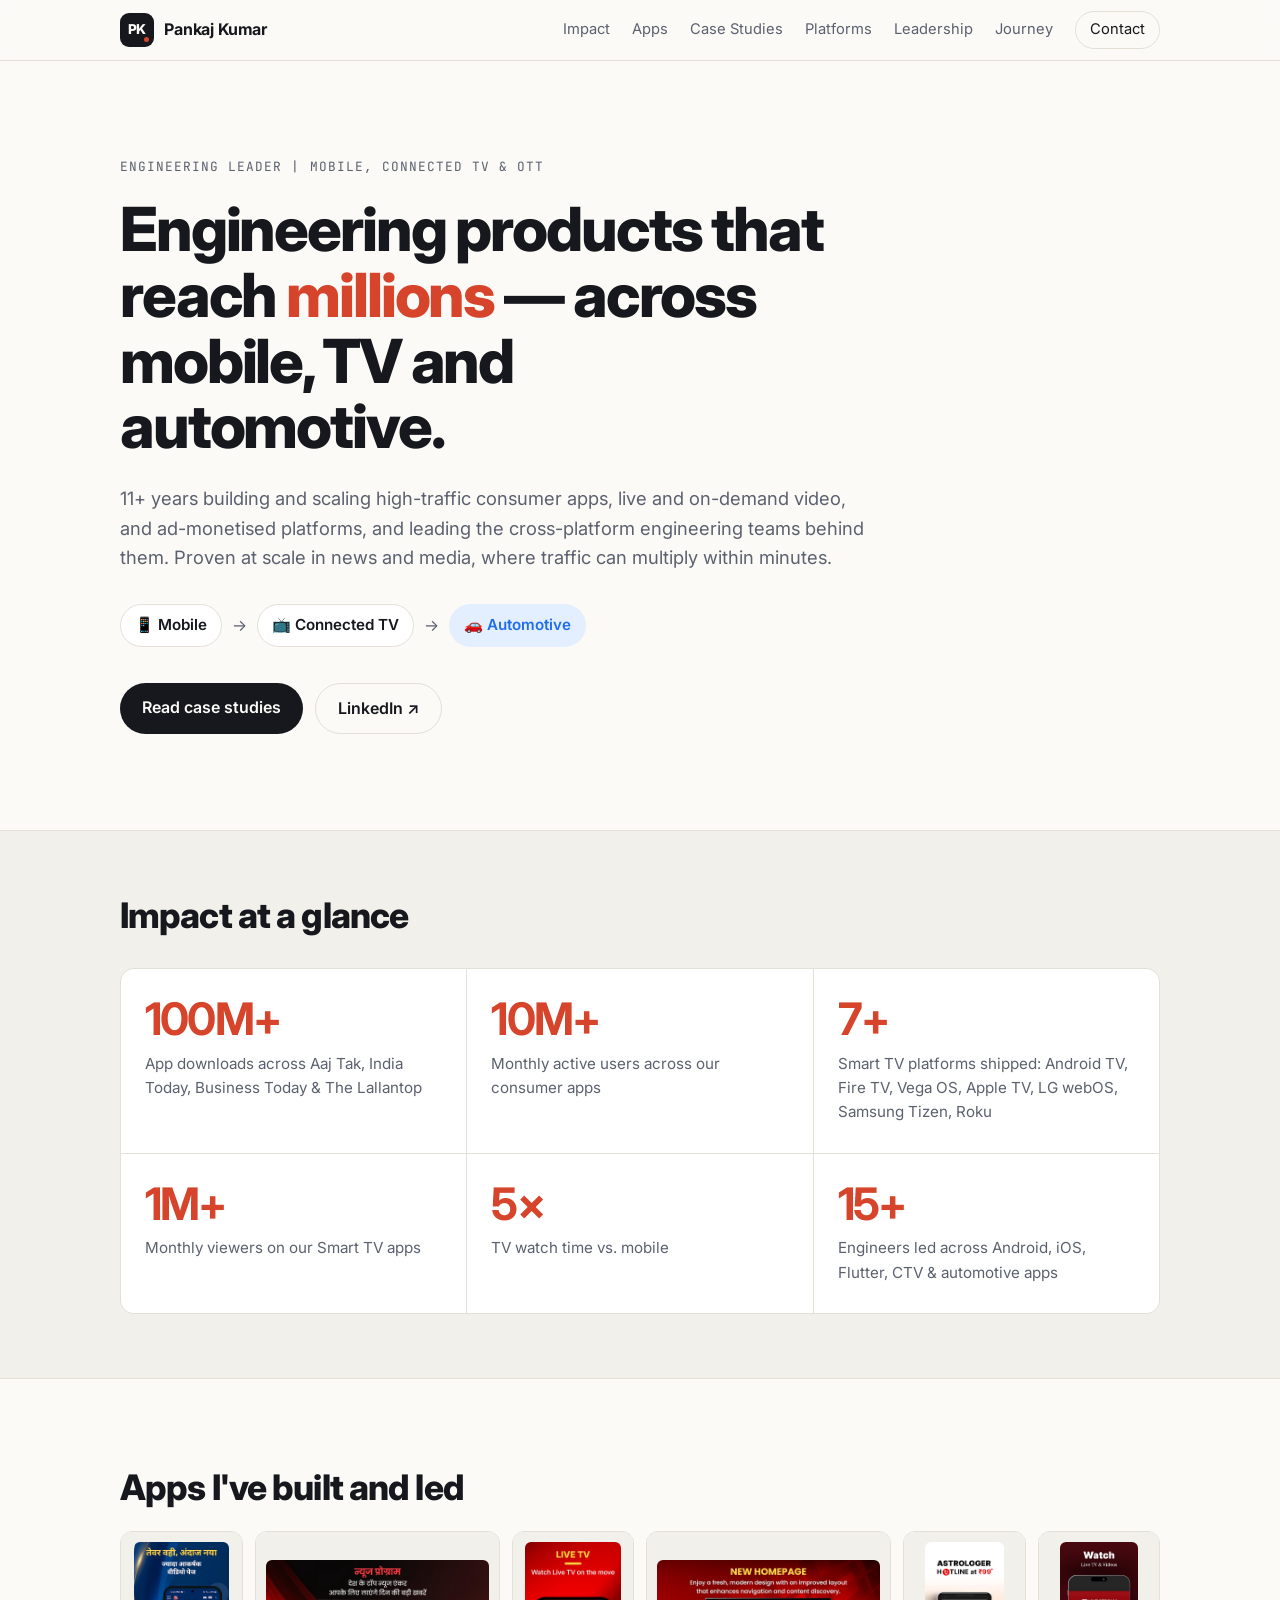
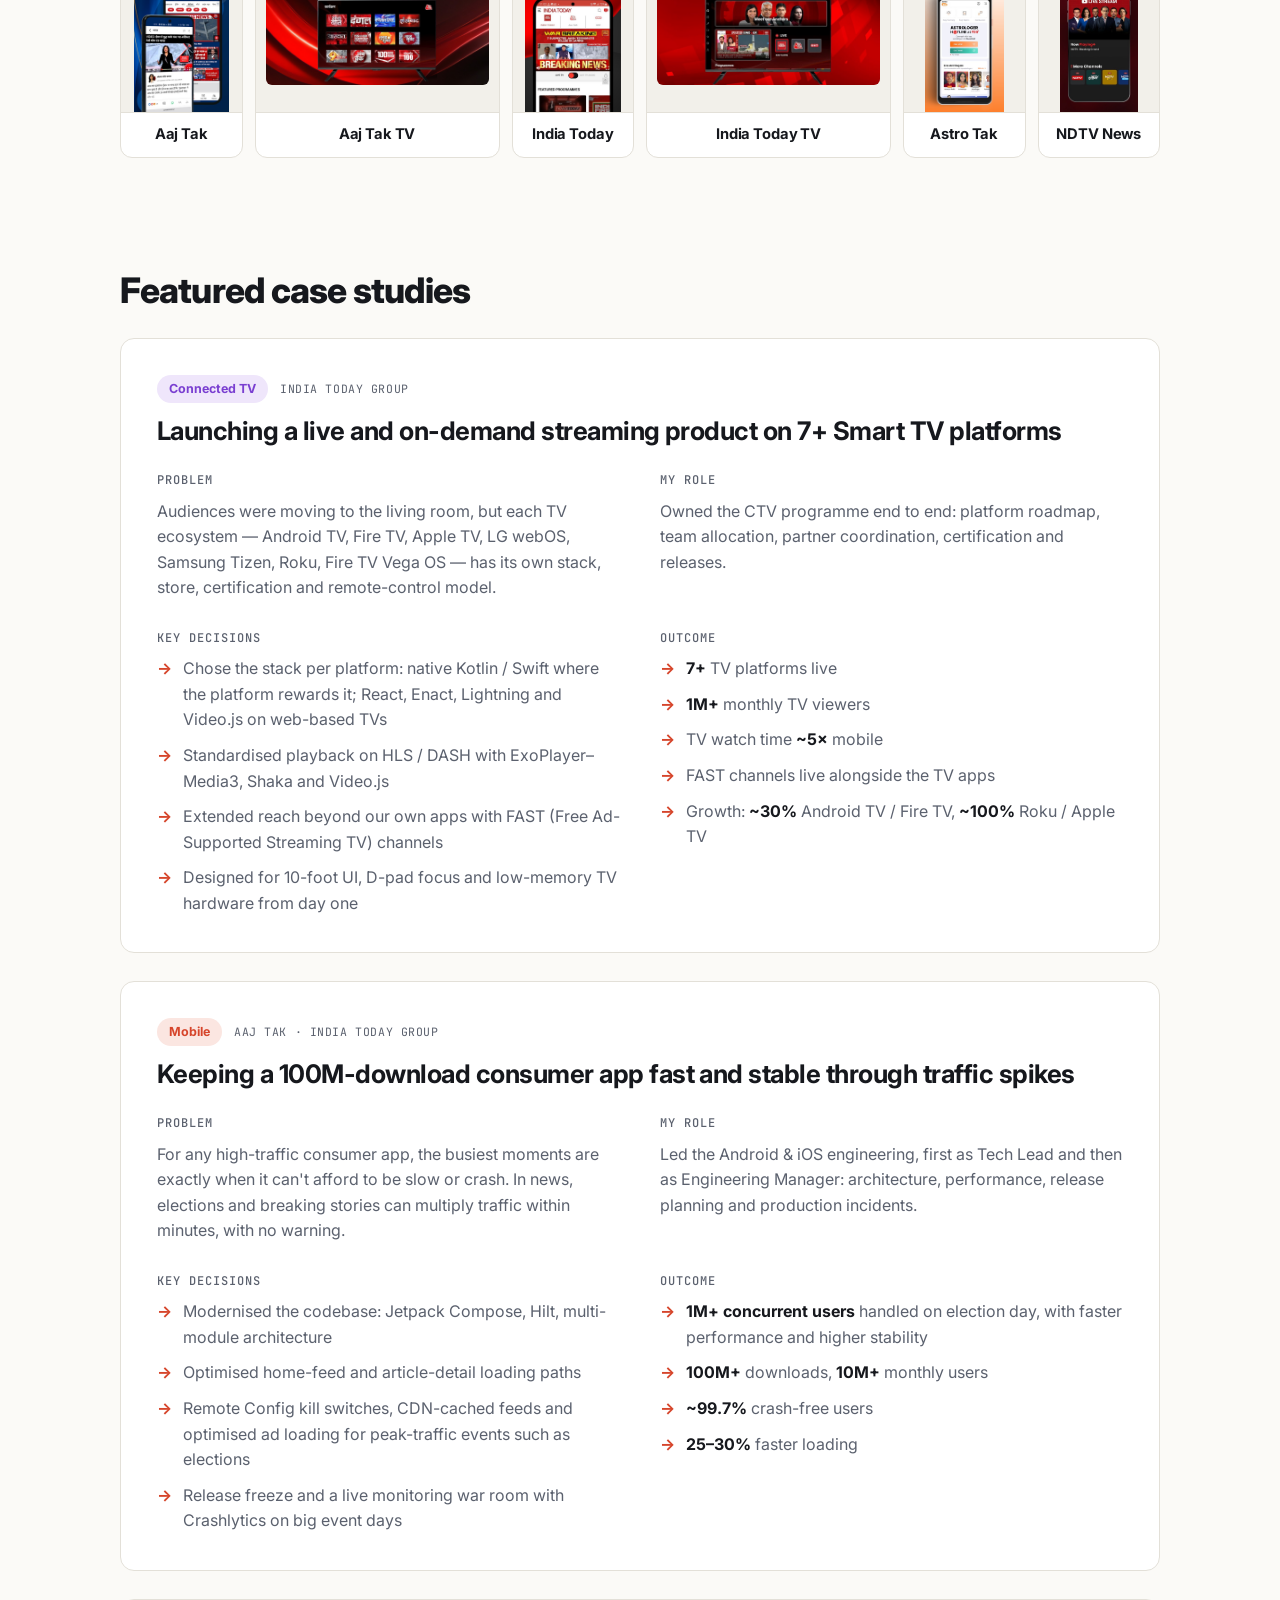
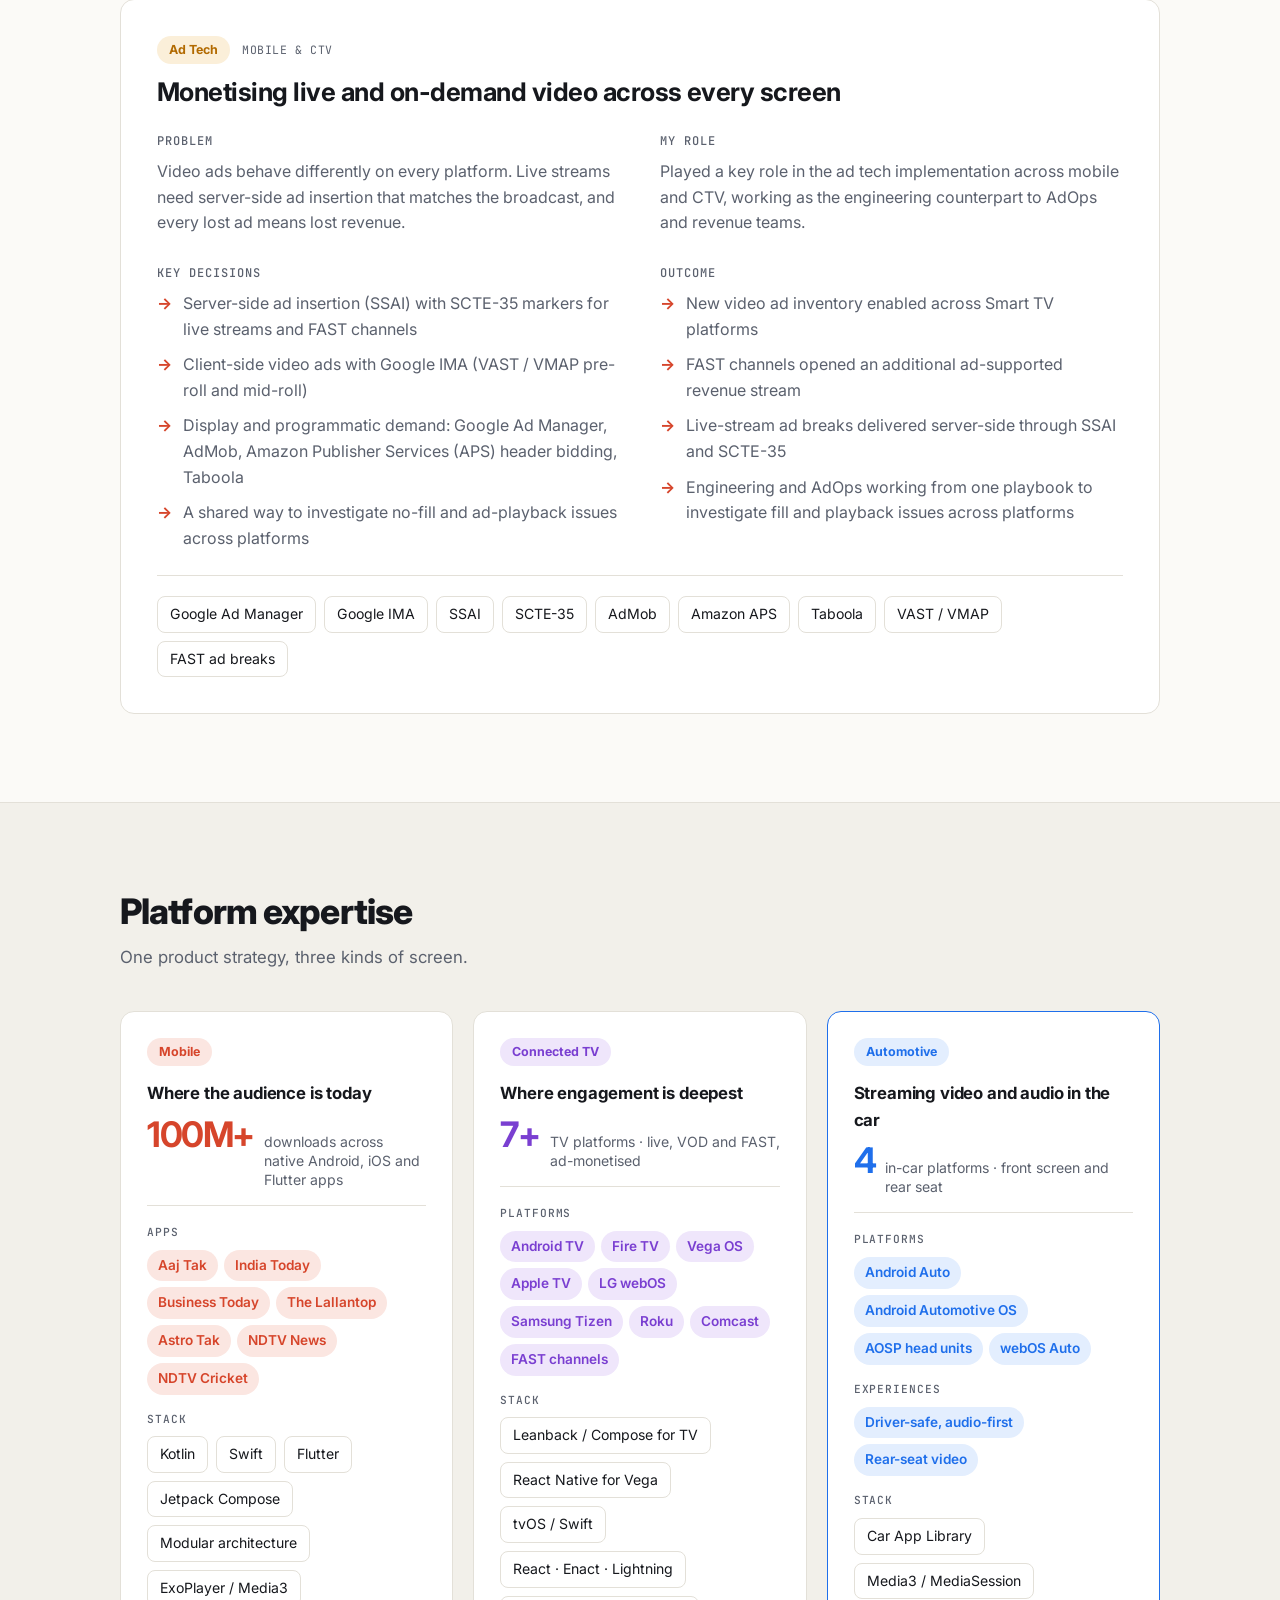
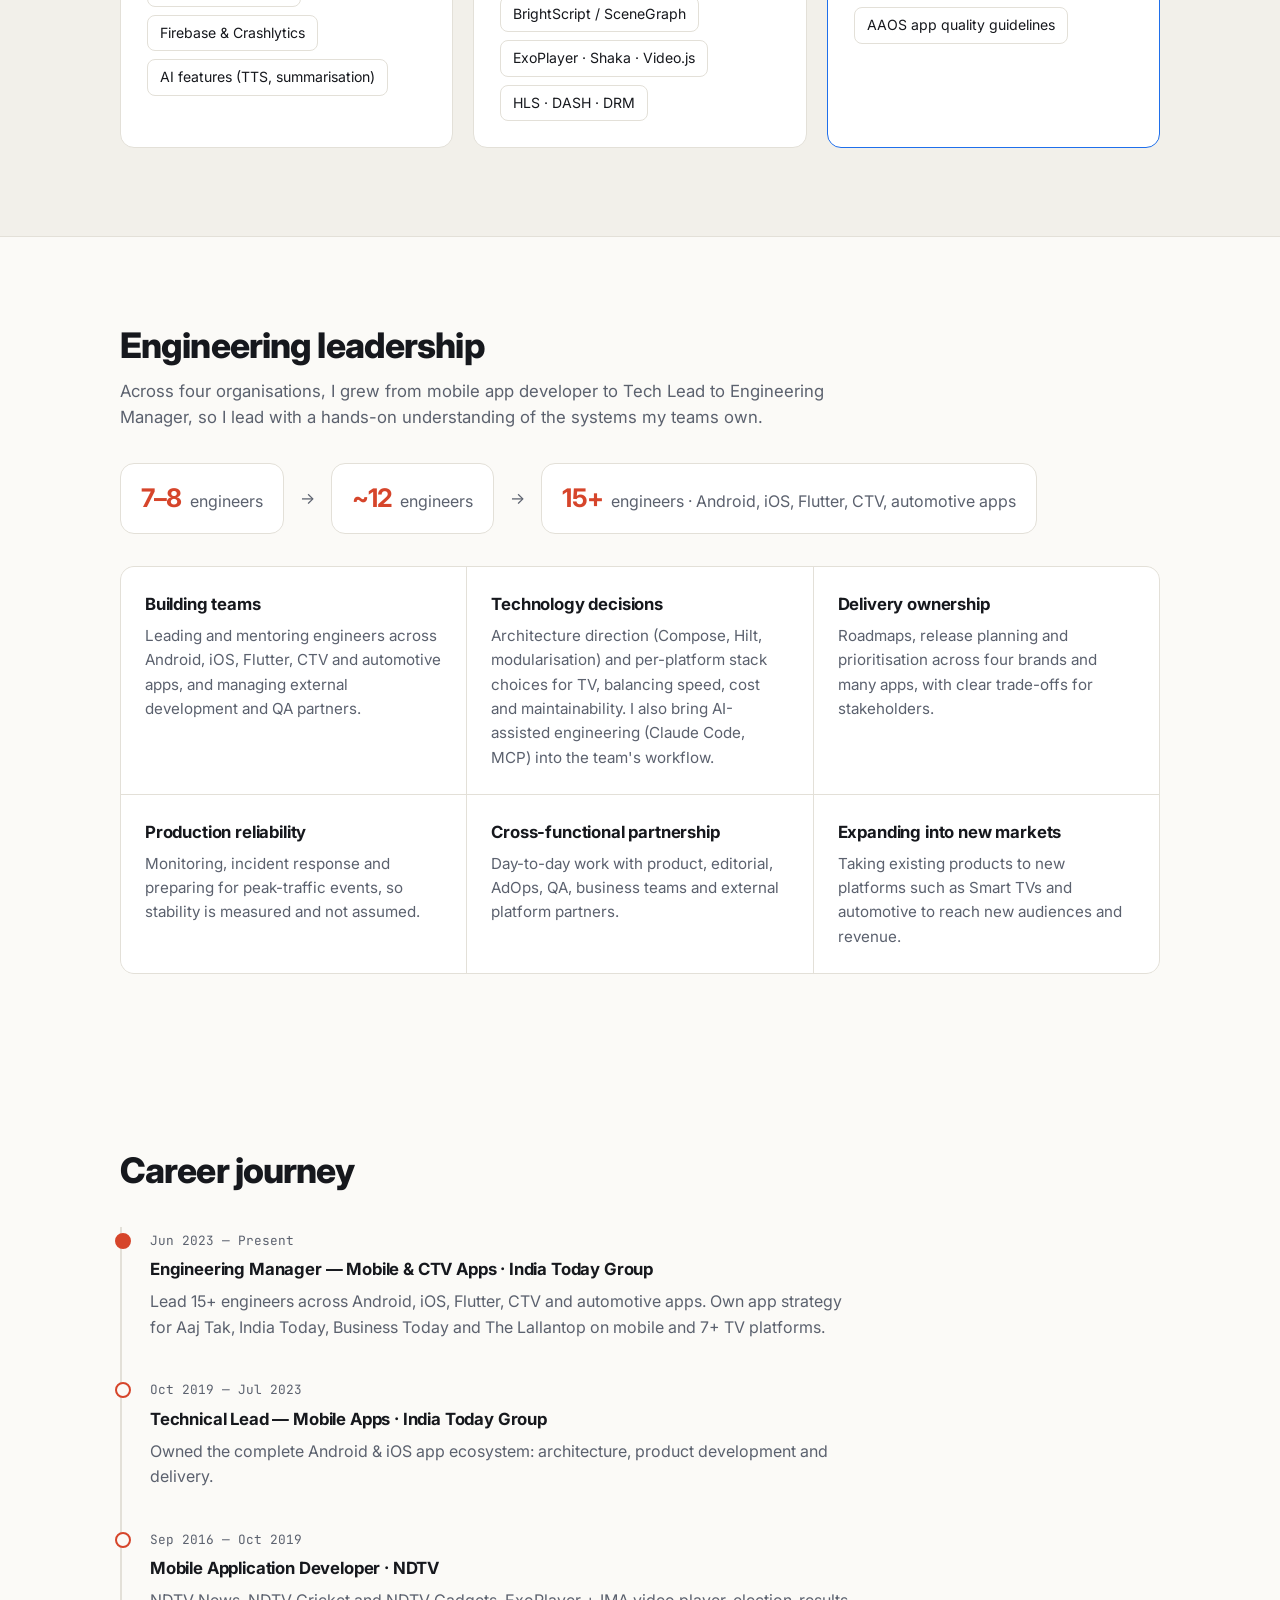
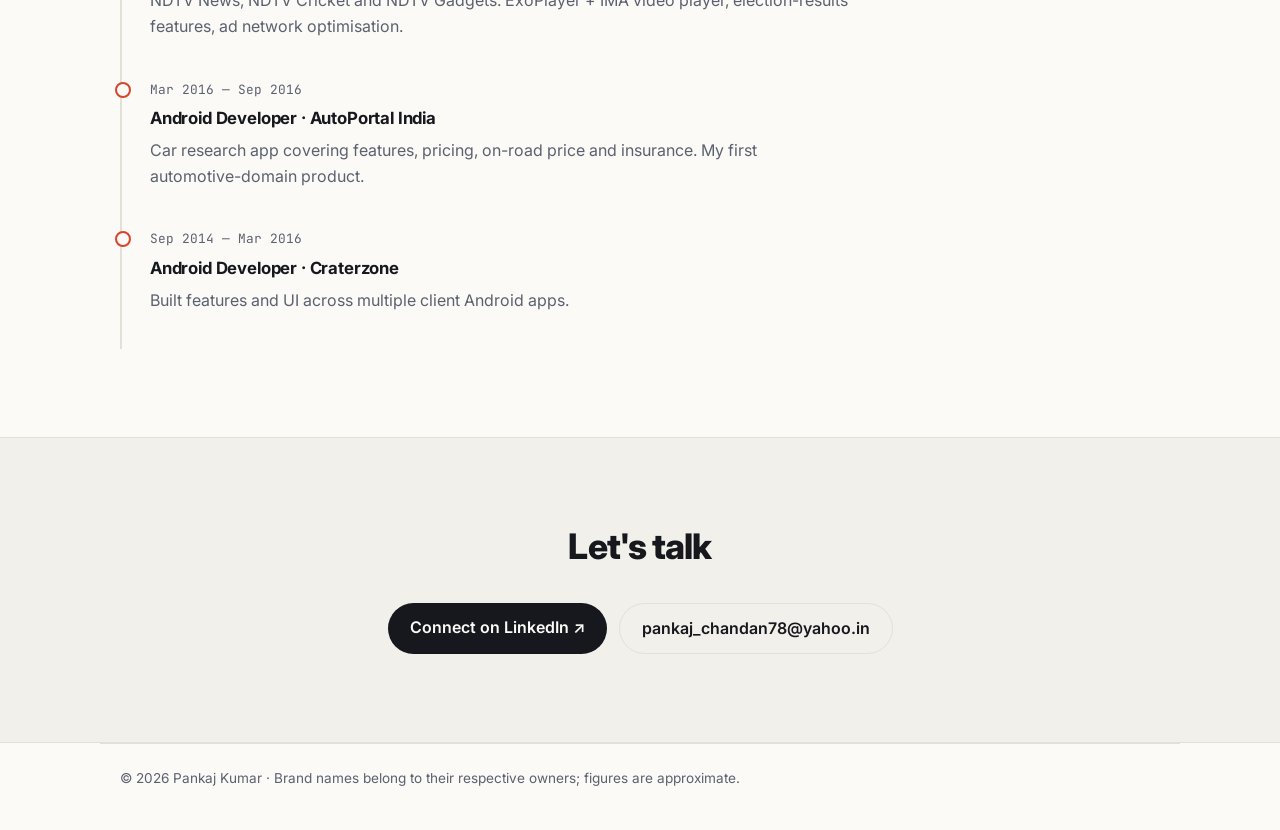
<file: index.html>
<!doctype html>
<html lang="en">
<head>
  <meta charset="utf-8">
  <meta name="viewport" content="width=device-width, initial-scale=1">
  <title>Pankaj Kumar — Engineering Leader, Mobile, Connected TV &amp; OTT</title>
  <meta name="description" content="Engineering Leader with 11+ years scaling high-traffic consumer apps, live and on-demand video, and ad-monetised platforms across mobile, 7+ Smart TV platforms and automotive. Proven at scale on Aaj Tak, India Today and NDTV.">
  <meta property="og:type" content="website">
  <meta property="og:title" content="Pankaj Kumar — Engineering Leader, Mobile, Connected TV &amp; OTT">
  <meta property="og:description" content="Multi-platform engineering leader for high-traffic consumer apps, live and on-demand video, and ad-monetised platforms — on phones, 7+ TV platforms and in the car.">
  <meta property="og:site_name" content="Pankaj Kumar">
  <meta property="og:url" content="https://pankajkumar78.github.io/portfolio/">
  <meta property="og:image" content="https://pankajkumar78.github.io/portfolio/og-image.png">
  <meta property="og:image:secure_url" content="https://pankajkumar78.github.io/portfolio/og-image.png">
  <meta property="og:image:type" content="image/png">
  <meta property="og:image:width" content="1200">
  <meta property="og:image:height" content="630">
  <meta property="og:image:alt" content="Pankaj Kumar — Engineering Leader, Mobile, Connected TV &amp; OTT">
  <meta name="twitter:card" content="summary_large_image">
  <meta name="twitter:image" content="https://pankajkumar78.github.io/portfolio/og-image.png">
  <link rel="canonical" href="https://pankajkumar78.github.io/portfolio/">
  <link rel="icon" href="favicon.svg" type="image/svg+xml">
  <link rel="preconnect" href="https://fonts.googleapis.com">
  <link rel="preconnect" href="https://fonts.gstatic.com" crossorigin>
  <link href="https://fonts.googleapis.com/css2?family=Inter:wght@400;500;600;700;800&family=JetBrains+Mono:wght@500&display=swap" rel="stylesheet">
  <link rel="stylesheet" href="style.css">
</head>
<body>

<header class="nav">
  <div class="wrap nav-inner">
    <a href="#top" class="logo" aria-label="Pankaj Kumar, back to top"><span class="logo-mark">PK</span><span class="logo-name">Pankaj Kumar</span></a>
    <nav aria-label="Sections">
      <a href="#impact">Impact</a>
      <a href="#apps">Apps</a>
      <a href="#case-studies">Case Studies</a>
      <a href="#platforms">Platforms</a>
      <a href="#leadership">Leadership</a>
      <a href="#journey">Journey</a>
      <a href="#contact" class="btn-sm">Contact</a>
    </nav>
  </div>
</header>

<main id="top">

  <!-- 01 HERO -->
  <section class="hero wrap">
    <p class="eyebrow">Engineering Leader | Mobile, Connected TV &amp; OTT</p>
    <h1>Engineering products that reach <span class="accent">millions</span> — across mobile, TV and automotive.</h1>
    <p class="lede">
      11+ years building and scaling high-traffic consumer apps, live and on-demand video, and ad-monetised
      platforms, and leading the cross-platform engineering teams behind them. Proven at scale in news and media,
      where traffic can multiply within minutes.
    </p>
    <div class="screens" aria-label="Screens I build for">
      <span class="chip">📱 Mobile</span><span class="arrow">→</span>
      <span class="chip">📺 Connected TV</span><span class="arrow">→</span>
      <span class="chip chip-next">🚗 Automotive</span>
    </div>
    <div class="cta">
      <a class="btn" href="#case-studies">Read case studies</a>
      <a class="btn ghost" href="https://www.linkedin.com/in/pankajkumar-techie/" target="_blank" rel="noopener">LinkedIn ↗</a>
    </div>
  </section>

  <!-- 02 IMPACT -->
  <section id="impact" class="band">
    <div class="wrap block">
      <h2 class="section-title">Impact at a glance</h2>
      <div class="stats">
        <div class="stat"><b>100M+</b><span>App downloads across Aaj Tak, India Today, Business Today &amp; The Lallantop</span></div>
        <!-- VERIFY: 10M MAU across apps -->
        <div class="stat"><b>10M+</b><span>Monthly active users across our consumer apps</span></div>
        <div class="stat"><b>7+</b><span>Smart TV platforms shipped: Android TV, Fire TV, Vega OS, Apple TV, LG webOS, Samsung Tizen, Roku</span></div>
        <div class="stat"><b>1M+</b><span>Monthly viewers on our Smart TV apps</span></div>
        <!-- VERIFY: 5x watch time vs mobile -->
        <div class="stat"><b>5×</b><span>TV watch time vs. mobile</span></div>
        <div class="stat"><b>15+</b><span>Engineers led across Android, iOS, Flutter, CTV &amp; automotive apps</span></div>
      </div>
    </div>
  </section>

  <!-- APPS -->
  <section id="apps" class="wrap section">
    <h2 class="section-title">Apps I've built and led</h2>
    <div class="apps" id="apps-track">
      <a class="app" href="https://play.google.com/store/apps/details?id=in.AajTak.headlines" target="_blank" rel="noopener">
        <div class="app-shot"><img src="images/aajtak-video.jpg" alt="Aaj Tak app video page" loading="lazy" width="428" height="760"></div>
        <h3 class="app-name">Aaj Tak</h3>
      </a>
      <a class="app app-tv" href="https://play.google.com/store/apps/details?id=com.aajtak.tv" target="_blank" rel="noopener">
        <div class="app-shot"><img src="images/aajtak-androidtv.jpg" alt="Aaj Tak Android TV app news programmes" loading="lazy" width="960" height="540"></div>
        <h3 class="app-name">Aaj Tak TV</h3>
      </a>
      <a class="app" href="https://play.google.com/store/apps/details?id=com.indiatoday" target="_blank" rel="noopener">
        <div class="app-shot"><img src="images/indiatoday-live.jpg" alt="India Today app live TV" loading="lazy" width="428" height="760"></div>
        <h3 class="app-name">India Today</h3>
      </a>
      <a class="app app-tv" href="https://www.amazon.in/dp/B07HP9K6G6" target="_blank" rel="noopener">
        <div class="app-shot"><img src="images/indiatoday-firetv.jpg" alt="India Today Fire TV app homepage" loading="lazy" width="960" height="540"></div>
        <h3 class="app-name">India Today TV</h3>
      </a>
      <a class="app" href="https://play.google.com/store/apps/details?id=com.aajtak.astrotak" target="_blank" rel="noopener">
        <div class="app-shot"><img src="images/astrotak-hotline.jpg" alt="Astro Tak app astrologer hotline" loading="lazy" width="428" height="760"></div>
        <h3 class="app-name">Astro Tak</h3>
      </a>
      <a class="app" href="https://apps.apple.com/in/app/ndtv-news/id377869410" target="_blank" rel="noopener">
        <div class="app-shot"><img src="images/ndtv-watch.jpg" alt="NDTV app live TV" loading="lazy" width="428" height="760"></div>
        <h3 class="app-name">NDTV News</h3>
      </a>
    </div>
  </section>

  <!-- 03 CASE STUDIES -->
  <section id="case-studies" class="wrap section">
    <h2 class="section-title">Featured case studies</h2>

    <article class="case">
      <div class="case-meta"><span class="cat cat-ctv">Connected TV</span><span class="tag">India Today Group</span></div>
      <h3>Launching a live and on-demand streaming product on 7+ Smart TV platforms</h3>
      <div class="case-grid">
        <div>
          <h4>Problem</h4>
          <p>Audiences were moving to the living room, but each TV ecosystem — Android TV, Fire TV, Apple TV, LG webOS, Samsung Tizen, Roku, Fire TV Vega OS — has its own stack, store, certification and remote-control model.</p>
        </div>
        <div>
          <h4>My role</h4>
          <p>Owned the CTV programme end to end: platform roadmap, team allocation, partner coordination, certification and releases.</p>
        </div>
        <div>
          <h4>Key decisions</h4>
          <ul class="ticks">
            <li>Chose the stack per platform: native Kotlin / Swift where the platform rewards it; React, Enact, Lightning and Video.js on web-based TVs</li>
            <li>Standardised playback on HLS / DASH with ExoPlayer–Media3, Shaka and Video.js</li>
            <li>Extended reach beyond our own apps with FAST (Free Ad-Supported Streaming TV) channels</li>
            <li>Designed for 10-foot UI, D-pad focus and low-memory TV hardware from day one</li>
          </ul>
        </div>
        <div>
          <h4>Outcome</h4>
          <!-- VERIFY: all figures and reporting period -->
          <ul class="ticks">
            <li><b>7+</b> TV platforms live</li>
            <li><b>1M+</b> monthly TV viewers</li>
            <li>TV watch time <b>~5×</b> mobile</li>
            <li>FAST channels live alongside the TV apps</li>
            <li>Growth: <b>~30%</b> Android TV / Fire TV, <b>~100%</b> Roku / Apple TV</li>
          </ul>
        </div>
      </div>
    </article>

    <article class="case">
      <div class="case-meta"><span class="cat cat-mobile">Mobile</span><span class="tag">Aaj Tak · India Today Group</span></div>
      <h3>Keeping a 100M-download consumer app fast and stable through traffic spikes</h3>
      <div class="case-grid">
        <div>
          <h4>Problem</h4>
          <p>For any high-traffic consumer app, the busiest moments are exactly when it can't afford to be slow or crash. In news, elections and breaking stories can multiply traffic within minutes, with no warning.</p>
        </div>
        <div>
          <h4>My role</h4>
          <p>Led the Android &amp; iOS engineering, first as Tech Lead and then as Engineering Manager: architecture, performance, release planning and production incidents.</p>
        </div>
        <div>
          <h4>Key decisions</h4>
          <ul class="ticks">
            <li>Modernised the codebase: Jetpack Compose, Hilt, multi-module architecture</li>
            <li>Optimised home-feed and article-detail loading paths</li>
            <li>Remote Config kill switches, CDN-cached feeds and optimised ad loading for peak-traffic events such as elections</li>
            <li>Release freeze and a live monitoring war room with Crashlytics on big event days</li>
          </ul>
        </div>
        <div>
          <h4>Outcome</h4>
          <!-- VERIFY: crash-free %, load improvement % and measurement period -->
          <ul class="ticks">
            <li><b>1M+ concurrent users</b> handled on election day, with faster performance and higher stability</li>
            <li><b>100M+</b> downloads, <b>10M+</b> monthly users</li>
            <li><b>~99.7%</b> crash-free users</li>
            <li><b>25–30%</b> faster loading</li>
          </ul>
        </div>
      </div>
    </article>

    <article class="case">
      <div class="case-meta"><span class="cat cat-ads">Ad Tech</span><span class="tag">Mobile &amp; CTV</span></div>
      <h3>Monetising live and on-demand video across every screen</h3>
      <div class="case-grid">
        <div>
          <h4>Problem</h4>
          <p>Video ads behave differently on every platform. Live streams need server-side ad insertion that matches the broadcast, and every lost ad means lost revenue.</p>
        </div>
        <div>
          <h4>My role</h4>
          <p>Played a key role in the ad tech implementation across mobile and CTV, working as the engineering counterpart to AdOps and revenue teams.</p>
        </div>
        <div>
          <h4>Key decisions</h4>
          <ul class="ticks">
            <li>Server-side ad insertion (SSAI) with SCTE-35 markers for live streams and FAST channels</li>
            <li>Client-side video ads with Google IMA (VAST / VMAP pre-roll and mid-roll)</li>
            <li>Display and programmatic demand: Google Ad Manager, AdMob, Amazon Publisher Services (APS) header bidding, Taboola</li>
            <li>A shared way to investigate no-fill and ad-playback issues across platforms</li>
          </ul>
        </div>
        <div>
          <h4>Outcome</h4>
          <ul class="ticks">
            <li>New video ad inventory enabled across Smart TV platforms</li>
            <li>FAST channels opened an additional ad-supported revenue stream</li>
            <li>Live-stream ad breaks delivered server-side through SSAI and SCTE-35</li>
            <li>Engineering and AdOps working from one playbook to investigate fill and playback issues across platforms</li>
            <!-- TODO (if you have evidence): better ad playback reliability, improved fill rate / revenue, or faster issue investigation, with a figure or "reduced from X to Y" -->
          </ul>
        </div>
      </div>
      <div class="pills case-pills"><span>Google Ad Manager</span><span>Google IMA</span><span>SSAI</span><span>SCTE-35</span><span>AdMob</span><span>Amazon APS</span><span>Taboola</span><span>VAST / VMAP</span><span>FAST ad breaks</span></div>
    </article>
  </section>

  <!-- 04 PLATFORMS -->
  <section id="platforms" class="band">
    <div class="wrap section">
      <h2 class="section-title">Platform expertise</h2>
      <p class="section-sub">One product strategy, three kinds of screen.</p>
      <div class="cols three">
        <div class="plat ">
          <span class="cat cat-mobile">Mobile</span>
          <h3>Where the audience is today</h3>
          <div class="plat-stat"><b>100M+</b><span>downloads across native Android, iOS and Flutter apps</span></div>
          <div class="plat-row"><h4>Apps</h4><div class="chips c-mobile"><span>Aaj Tak</span><span>India Today</span><span>Business Today</span><span>The Lallantop</span><span>Astro Tak</span><span>NDTV News</span><span>NDTV Cricket</span></div></div>
          <div class="plat-row"><h4>Stack</h4><div class="pills"><span>Kotlin</span><span>Swift</span><span>Flutter</span><span>Jetpack Compose</span><span>Modular architecture</span><span>ExoPlayer / Media3</span><span>Firebase &amp; Crashlytics</span><span>AI features (TTS, summarisation)</span></div></div>
        </div>
        <div class="plat ">
          <span class="cat cat-ctv">Connected TV</span>
          <h3>Where engagement is deepest</h3>
          <div class="plat-stat"><b>7+</b><span>TV platforms · live, VOD and FAST, ad-monetised</span></div>
          <div class="plat-row"><h4>Platforms</h4><div class="chips c-ctv"><span>Android TV</span><span>Fire TV</span><span>Vega OS</span><span>Apple TV</span><span>LG webOS</span><span>Samsung Tizen</span><span>Roku</span><span>Comcast</span><span>FAST channels</span></div></div>
          <div class="plat-row"><h4>Stack</h4><div class="pills"><span>Leanback / Compose for TV</span><span>React Native for Vega</span><span>tvOS / Swift</span><span>React · Enact · Lightning</span><span>BrightScript / SceneGraph</span><span>ExoPlayer · Shaka · Video.js</span><span>HLS · DASH · DRM</span></div></div>
        </div>
        <div class="plat plat-auto">
          <span class="cat cat-auto">Automotive</span>
          <h3>Streaming video and audio in the car</h3>
          <div class="plat-stat"><b>4</b><span>in-car platforms · front screen and rear seat</span></div>
          <div class="plat-row"><h4>Platforms</h4><div class="chips c-auto"><span>Android Auto</span><span>Android Automotive OS</span><span>AOSP head units</span><span>webOS Auto</span></div></div>
          <div class="plat-row"><h4>Experiences</h4><div class="chips c-auto"><span>Driver-safe, audio-first</span><span>Rear-seat video</span></div></div>
          <div class="plat-row"><h4>Stack</h4><div class="pills"><span>Car App Library</span><span>Media3 / MediaSession</span><span>AAOS app quality guidelines</span></div></div>
        </div>
      </div>
    </div>
  </section>

  <!-- 05 LEADERSHIP -->
  <section id="leadership" class="wrap section">
    <h2 class="section-title">Engineering leadership</h2>
    <p class="section-sub">Across four organisations, I grew from mobile app developer to Tech Lead to Engineering Manager, so I lead with a hands-on understanding of the systems my teams own.</p>
    <!-- VERIFY: team growth path 7–8 → ~12 → 15+ -->
    <div class="team-growth" aria-label="Team growth">
      <div><b>7–8</b><span>engineers</span></div><span class="arrow">→</span>
      <div><b>~12</b><span>engineers</span></div><span class="arrow">→</span>
      <div><b>15+</b><span>engineers · Android, iOS, Flutter, CTV, automotive apps</span></div>
    </div>
    <div class="lead-grid">
      <div><h3>Building teams</h3><p>Leading and mentoring engineers across Android, iOS, Flutter, CTV and automotive apps, and managing external development and QA partners.</p></div>
      <div><h3>Technology decisions</h3><p>Architecture direction (Compose, Hilt, modularisation) and per-platform stack choices for TV, balancing speed, cost and maintainability. I also bring AI-assisted engineering (Claude Code, MCP) into the team's workflow.</p></div>
      <div><h3>Delivery ownership</h3><p>Roadmaps, release planning and prioritisation across four brands and many apps, with clear trade-offs for stakeholders.</p></div>
      <div><h3>Production reliability</h3><p>Monitoring, incident response and preparing for peak-traffic events, so stability is measured and not assumed.</p></div>
      <div><h3>Cross-functional partnership</h3><p>Day-to-day work with product, editorial, AdOps, QA, business teams and external platform partners.</p></div>
      <div><h3>Expanding into new markets</h3><p>Taking existing products to new platforms such as Smart TVs and automotive to reach new audiences and revenue.</p></div>
    </div>
  </section>

  <!-- 07 JOURNEY -->
  <section id="journey" class="wrap section">
    <h2 class="section-title">Career journey</h2>
    <ol class="timeline">
      <li>
        <time>Jun 2023 — Present</time>
        <h3>Engineering Manager — Mobile &amp; CTV Apps · India Today Group</h3>
        <p>Lead 15+ engineers across Android, iOS, Flutter, CTV and automotive apps. Own app strategy for Aaj Tak, India Today, Business Today and The Lallantop on mobile and 7+ TV platforms.</p>
      </li>
      <li>
        <time>Oct 2019 — Jul 2023</time>
        <h3>Technical Lead — Mobile Apps · India Today Group</h3>
        <p>Owned the complete Android &amp; iOS app ecosystem: architecture, product development and delivery.</p>
      </li>
      <li>
        <time>Sep 2016 — Oct 2019</time>
        <h3>Mobile Application Developer · NDTV</h3>
        <p>NDTV News, NDTV Cricket and NDTV Gadgets. ExoPlayer + IMA video player, election-results features, ad network optimisation.</p>
      </li>
      <li>
        <time>Mar 2016 — Sep 2016</time>
        <h3>Android Developer · AutoPortal India</h3>
        <p>Car research app covering features, pricing, on-road price and insurance. My first automotive-domain product.</p>
      </li>
      <li>
        <time>Sep 2014 — Mar 2016</time>
        <h3>Android Developer · Craterzone</h3>
        <p>Built features and UI across multiple client Android apps.</p>
      </li>
    </ol>
  </section>

  <!-- 08 CONTACT -->
  <section id="contact" class="band">
    <div class="wrap section contact">
      <h2 class="section-title">Let's talk</h2>
      <div class="cta">
        <a class="btn" href="https://www.linkedin.com/in/pankajkumar-techie/" target="_blank" rel="noopener">Connect on LinkedIn ↗</a>
        <a class="btn ghost" href="mailto:pankaj_chandan78@yahoo.in">pankaj_chandan78@yahoo.in</a>
      </div>
    </div>
  </section>
</main>

<footer class="wrap footer">
  <p>© 2026 Pankaj Kumar · Brand names belong to their respective owners; figures are approximate.</p>
</footer>

</body>
</html>
</file>
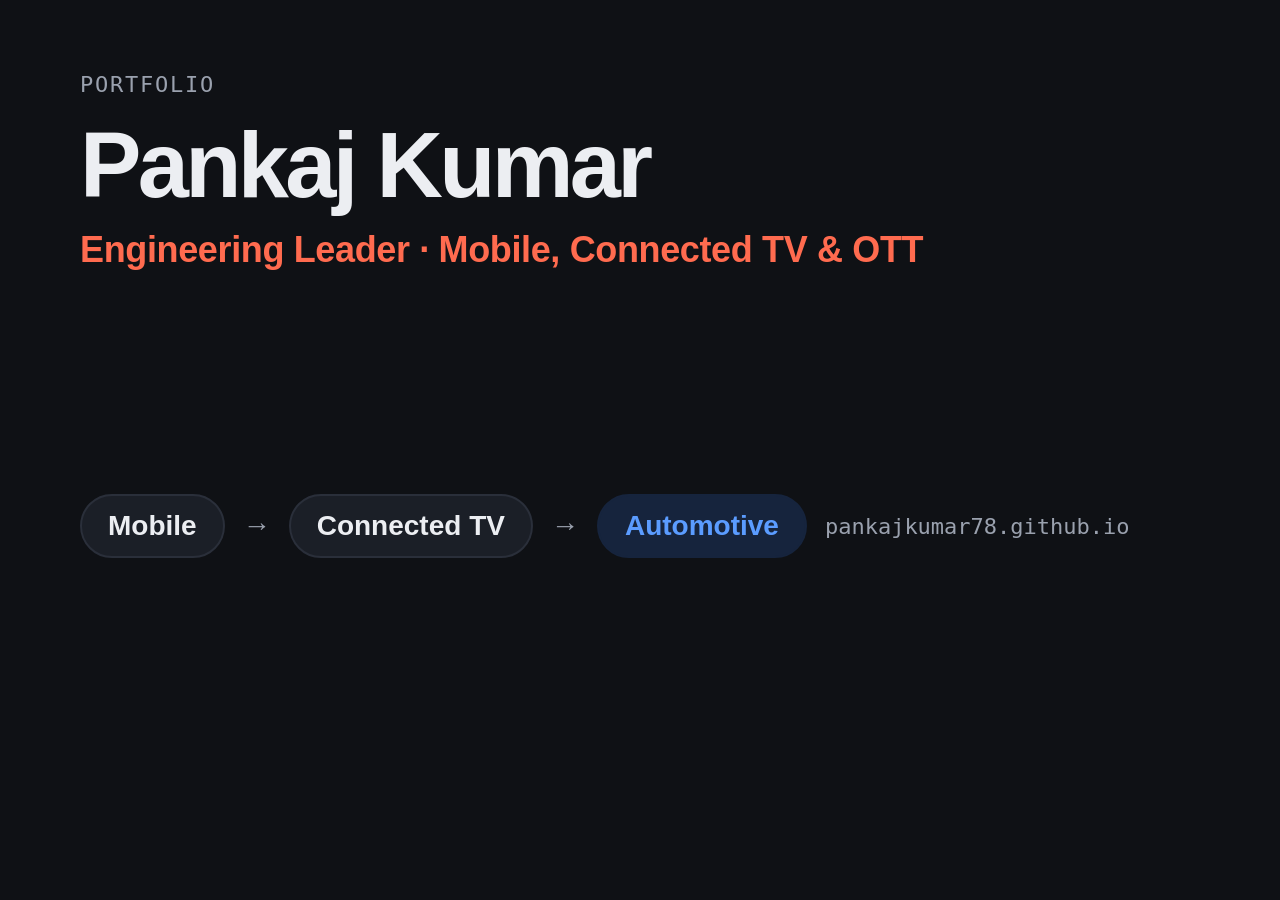
<file: og.html>
<!doctype html>
<html lang="en">
<head>
<meta charset="utf-8">
<title>Share image source</title>
<!-- Source for og-image.png (1200x630). Regenerate with the command in README.md. -->
<style>
  * { margin: 0; padding: 0; box-sizing: border-box; }
  html, body { width: 1200px; height: 630px; overflow: hidden; }
  body { background: #0f1115; color: #eceef2; font-family: "Helvetica Neue", Arial, sans-serif; padding: 72px 80px; display: flex; flex-direction: column; justify-content: space-between; }
  .eyebrow { font-family: Menlo, monospace; font-size: 22px; letter-spacing: 0.08em; text-transform: uppercase; color: #9aa1ae; }
  h1 { font-size: 92px; letter-spacing: -0.04em; line-height: 1; margin-top: 22px; font-weight: 800; }
  .sub { font-size: 36px; color: #ff6b4f; font-weight: 700; margin-top: 18px; letter-spacing: -0.01em; }
  .row { display: flex; align-items: center; gap: 18px; font-size: 28px; font-weight: 700; }
  .chip { white-space: nowrap; padding: 14px 26px; border-radius: 999px; border: 2px solid #2a2f3a; background: #1b1f27; }
  .next { background: #16243d; border-color: #16243d; color: #5b9cff; }
  .arrow { color: #9aa1ae; }
  .url { margin-left: auto; font-family: Menlo, monospace; font-size: 22px; color: #9aa1ae; font-weight: 400; }
</style>
</head>
<body>
  <div>
    <div class="eyebrow">Portfolio</div>
    <h1>Pankaj Kumar</h1>
    <div class="sub">Engineering Leader · Mobile, Connected TV &amp; OTT</div>
  </div>
  <div class="row">
    <span class="chip">Mobile</span><span class="arrow">→</span>
    <span class="chip">Connected TV</span><span class="arrow">→</span>
    <span class="chip next">Automotive</span>
    <span class="url">pankajkumar78.github.io</span>
  </div>
</body>
</html>
</file>
<file: style.css>
:root {
  --bg: #fbfaf7;
  --bg-band: #f2f0ea;
  --surface: #ffffff;
  --text: #16181d;
  --muted: #5b616e;
  --line: #e3e0d8;
  --accent: #d6452b;
  --accent-soft: #fbe6e1;
  --next: #1f6feb;
  --next-soft: #e3eefe;
  --tv: #7a3fd1;
  --tv-soft: #efe6fb;
  --ads: #b26a00;
  --ads-soft: #fbefd9;
  --radius: 14px;
}
@media (prefers-color-scheme: dark) {
  :root {
    --bg: #0f1115;
    --bg-band: #161920;
    --surface: #1b1f27;
    --text: #eceef2;
    --muted: #9aa1ae;
    --line: #2a2f3a;
    --accent: #ff6b4f;
    --accent-soft: #3a1d17;
    --next: #5b9cff;
    --next-soft: #16243d;
    --tv: #b48cff;
    --tv-soft: #2a1d40;
    --ads: #f0b25a;
    --ads-soft: #3a2a12;
  }
}

* { box-sizing: border-box; margin: 0; padding: 0; }
html { scroll-behavior: smooth; scroll-padding-top: 72px; }
body {
  font-family: "Inter", system-ui, -apple-system, sans-serif;
  background: var(--bg);
  color: var(--text);
  line-height: 1.6;
  -webkit-font-smoothing: antialiased;
}
a { color: inherit; text-decoration: none; }
.wrap { max-width: 1080px; margin: 0 auto; padding: 0 20px; }
.section { padding: 88px 20px; }
.band { background: var(--bg-band); border-block: 1px solid var(--line); }

/* nav */
.nav {
  position: sticky; top: 0; z-index: 10;
  background: color-mix(in srgb, var(--bg) 85%, transparent);
  backdrop-filter: blur(10px);
  border-bottom: 1px solid var(--line);
}
.nav-inner { display: flex; align-items: center; justify-content: space-between; height: 60px; }
.logo { font-weight: 800; letter-spacing: -0.02em; font-size: 1.1rem; }
.nav nav { display: flex; gap: 22px; align-items: center; font-size: 0.92rem; color: var(--muted); }
.nav nav a:hover { color: var(--text); }
.btn-sm { color: var(--text) !important; border: 1px solid var(--line); padding: 6px 14px; border-radius: 999px; }

/* hero */
.hero { padding-top: 96px; padding-bottom: 96px; }
.eyebrow {
  font-family: "JetBrains Mono", monospace; font-size: 0.8rem;
  text-transform: uppercase; letter-spacing: 0.08em; color: var(--muted); margin-bottom: 20px;
}
h1 {
  font-size: clamp(2.1rem, 5.2vw, 3.8rem); line-height: 1.08;
  letter-spacing: -0.035em; font-weight: 800; max-width: 18ch;
}
.accent { color: var(--accent); }
.lede { margin-top: 24px; font-size: 1.15rem; color: var(--muted); max-width: 62ch; }
.screens { display: flex; flex-wrap: wrap; align-items: center; gap: 10px; margin-top: 32px; }
.chip {
  padding: 8px 14px; border-radius: 999px; background: var(--surface);
  border: 1px solid var(--line); font-weight: 600; font-size: 0.95rem;
}
.chip-next { background: var(--next-soft); border-color: transparent; color: var(--next); }
.arrow { color: var(--muted); }
.cta { display: flex; flex-wrap: wrap; gap: 12px; margin-top: 36px; }
.btn {
  display: inline-block; padding: 12px 22px; border-radius: 999px; font-weight: 600;
  background: var(--text); color: var(--bg); transition: transform .15s ease;
}
.btn:hover { transform: translateY(-2px); }
.btn.ghost { background: transparent; color: var(--text); border: 1px solid var(--line); }

/* section headings */
.section-title { font-size: clamp(1.6rem, 3vw, 2.2rem); letter-spacing: -0.025em; line-height: 1.15; font-weight: 800; }
.section-sub { color: var(--muted); margin-top: 12px; max-width: 64ch; font-size: 1.05rem; }
h3 { font-size: 1.05rem; font-weight: 700; letter-spacing: -0.01em; }

/* stats */
.block { padding-top: 64px; padding-bottom: 64px; }
.stats { display: grid; grid-template-columns: repeat(3, 1fr); gap: 1px; margin-top: 32px; background: var(--line); border: 1px solid var(--line); border-radius: var(--radius); overflow: hidden; }
.stat { background: var(--surface); padding: 28px 24px; }
.stat b { display: block; font-size: clamp(2rem, 4vw, 2.8rem); letter-spacing: -0.04em; line-height: 1; color: var(--accent); }
.stat span { display: block; margin-top: 10px; color: var(--muted); font-size: 0.95rem; }

/* cards */
.cards { display: grid; grid-template-columns: repeat(2, 1fr); gap: 20px; margin-top: 36px; }
.card { background: var(--surface); border: 1px solid var(--line); border-radius: var(--radius); padding: 28px; }
.card-head { display: flex; justify-content: space-between; align-items: baseline; gap: 12px; flex-wrap: wrap; margin-bottom: 10px; }
.card h3 { font-size: 1.3rem; }
.card p { color: var(--muted); }
.tag { font-family: "JetBrains Mono", monospace; font-size: 0.72rem; color: var(--muted); text-transform: uppercase; letter-spacing: 0.05em; }
.metrics { list-style: none; display: flex; flex-wrap: wrap; gap: 8px; margin-top: 16px; }
.metrics li { background: var(--accent-soft); color: var(--accent); font-weight: 600; font-size: 0.85rem; padding: 4px 12px; border-radius: 999px; }

/* platforms */
.platforms { display: flex; flex-wrap: wrap; gap: 10px; margin-top: 32px; }
.platforms span {
  padding: 10px 18px; border-radius: 10px; background: var(--surface);
  border: 1px solid var(--line); font-weight: 600;
}
.cols { display: grid; grid-template-columns: 1fr 1fr; gap: 40px; margin-top: 40px; }
.cols.three { grid-template-columns: repeat(3, 1fr); gap: 20px; }
.section.cols { margin-top: 0; }
.cols h3 { margin-bottom: 12px; }
.cols p { color: var(--muted); }
.ticks { list-style: none; display: grid; gap: 10px; }
.ticks li { padding-left: 26px; position: relative; color: var(--muted); }
.ticks li::before { content: "→"; position: absolute; left: 0; color: var(--accent); font-weight: 700; }
.ticks b { color: var(--text); }

/* automotive */
.auto {
  background: var(--next-soft); border-radius: 24px; padding: 48px;
}
.auto .eyebrow, .auto .section-title { color: var(--next); }
.mini { background: var(--surface); border-radius: var(--radius); padding: 22px; }
.mini h3 { margin-bottom: 6px; }

/* pills */
.pills { display: flex; flex-wrap: wrap; gap: 8px; margin-top: 18px; }
.pills span { font-size: 0.88rem; padding: 6px 12px; border-radius: 8px; background: var(--surface); border: 1px solid var(--line); }

/* timeline */
.timeline { list-style: none; margin-top: 36px; border-left: 2px solid var(--line); }
.timeline li { position: relative; padding: 0 0 36px 28px; }
.timeline li::before {
  content: ""; position: absolute; left: -7px; top: 6px; width: 12px; height: 12px;
  border-radius: 50%; background: var(--bg); border: 2px solid var(--accent);
}
.timeline li:first-child::before { background: var(--accent); }
.timeline time { font-family: "JetBrains Mono", monospace; font-size: 0.8rem; color: var(--muted); }
.timeline h3 { margin: 4px 0 6px; }
.timeline p { color: var(--muted); max-width: 70ch; }

/* skills */
.skills { display: grid; grid-template-columns: repeat(2, 1fr); gap: 28px 40px; margin-top: 32px; }
.skills h3 { margin-bottom: 6px; }
.skills p { color: var(--muted); }

/* contact / footer */
.contact { text-align: center; }
.contact .section-sub { margin-inline: auto; }
.contact .cta { justify-content: center; }
.footer { padding-top: 24px; padding-bottom: 40px; border-top: 1px solid var(--line); color: var(--muted); font-size: 0.85rem; }

/* responsive */
@media (max-width: 800px) {
  .nav-inner { height: auto; flex-direction: column; align-items: stretch; gap: 0; padding-top: 10px; }
  .nav nav { overflow-x: auto; gap: 18px; padding: 10px 0 12px; scrollbar-width: none; white-space: nowrap; }
  .nav nav::-webkit-scrollbar { display: none; }
  html { scroll-padding-top: 100px; }
  .case { padding: 24px 20px; }
  .case-grid { grid-template-columns: 1fr; gap: 20px; }
  .lead-grid { grid-template-columns: 1fr; }
  .team-growth { flex-direction: column; align-items: flex-start; }
  .team-growth .arrow { transform: rotate(90deg); }
  .stats { grid-template-columns: repeat(2, 1fr); }
  .cards, .cols, .cols.three, .skills { grid-template-columns: 1fr; }
  .section { padding: 64px 16px; }
  .wrap { padding-inline: 16px; }
  .auto { padding: 28px 20px; }
  .hero { padding-top: 56px; padding-bottom: 64px; }
}

/* case studies */
.case { background: var(--surface); border: 1px solid var(--line); border-radius: var(--radius); padding: 36px; margin-top: 28px; }
.case > h3 { font-size: clamp(1.25rem, 2.4vw, 1.6rem); letter-spacing: -0.02em; margin: 12px 0 24px; line-height: 1.25; }
.case-meta { display: flex; flex-wrap: wrap; gap: 12px; align-items: center; }
.case-grid { display: grid; grid-template-columns: 1fr 1fr; gap: 28px 40px; }
.case h4 { font-family: "JetBrains Mono", monospace; font-size: 0.75rem; text-transform: uppercase; letter-spacing: 0.08em; color: var(--muted); margin-bottom: 8px; font-weight: 500; }
.case p { color: var(--muted); }
.cat { display: inline-block; font-size: 0.78rem; font-weight: 700; padding: 4px 12px; border-radius: 999px; }
.cat-mobile { background: var(--accent-soft); color: var(--accent); }
.cat-ctv { background: var(--tv-soft); color: var(--tv); }
.cat-ads { background: var(--ads-soft); color: var(--ads); }
.cat-auto { background: var(--next-soft); color: var(--next); }

/* platforms */
.plat { background: var(--surface); border: 1px solid var(--line); border-radius: var(--radius); padding: 26px; }
.plat h3 { margin: 14px 0 8px; }
.plat-next { border-style: dashed; border-color: var(--next); }

/* leadership */
.team-growth { display: flex; align-items: center; gap: 16px; margin-top: 32px; flex-wrap: wrap; }
.team-growth div { background: var(--surface); border: 1px solid var(--line); border-radius: var(--radius); padding: 14px 20px; }
.team-growth b { font-size: 1.6rem; letter-spacing: -0.03em; color: var(--accent); margin-right: 8px; }
.team-growth span { color: var(--muted); }
.lead-grid { display: grid; grid-template-columns: repeat(3, 1fr); gap: 1px; margin-top: 32px; background: var(--line); border: 1px solid var(--line); border-radius: var(--radius); overflow: hidden; }
.lead-grid > div { background: var(--surface); padding: 24px; }
.lead-grid h3 { margin-bottom: 6px; }
.lead-grid p { color: var(--muted); font-size: 0.95rem; }

@media (max-width: 800px) {
  .case { padding: 24px 20px; }
  .case-grid, .lead-grid { grid-template-columns: 1fr; }
  .team-growth { flex-direction: column; align-items: flex-start; }
  .team-growth .arrow { transform: rotate(90deg); }
}
.plat-auto { border-color: var(--next); }
.case-pills { margin-top: 24px; padding-top: 20px; border-top: 1px solid var(--line); }

/* app gallery: all apps in one compact row */
.apps { display: grid; grid-template-columns: 1fr 2fr 1fr 2fr 1fr 1fr; gap: 12px; margin-top: 24px; }
.app { background: var(--surface); border: 1px solid var(--line); border-radius: 12px; overflow: hidden; display: flex; flex-direction: column; min-width: 0; }
.app-shot { height: 180px; background: var(--bg-band); display: flex; align-items: flex-end; justify-content: center; padding: 10px 10px 0; }
.app-shot img { height: 100%; width: auto; max-width: 100%; object-fit: cover; object-position: top; border-radius: 6px 6px 0 0; display: block; }
.app-tv .app-shot { align-items: center; padding: 10px; }
.app-tv .app-shot img { width: 100%; height: auto; max-height: 100%; border-radius: 6px; }
.app-body { padding: 10px 12px 12px; border-top: 1px solid var(--line); flex: 1; display: flex; flex-direction: column; }
.app-body .tag { font-size: 0.62rem; }
.app-body h3 { font-size: 0.95rem; margin-top: 2px; }
.app-body p { color: var(--muted); font-size: 0.8rem; line-height: 1.4; margin-top: 2px; }
.app-links { margin-top: auto !important; padding-top: 6px; }
.app-links a { color: var(--accent); font-weight: 600; font-size: 0.78rem; }
@media (max-width: 800px) {
  .apps { grid-template-columns: 1fr 1fr; grid-auto-flow: dense; }
  .app-tv { grid-column: span 2; }
  .app-shot { height: 170px; }
}
#case-studies { padding-top: 24px; }
.my-call { margin-top: 24px; padding: 18px 22px; border-left: 3px solid var(--accent); background: var(--bg-band); border-radius: 0 10px 10px 0; color: var(--text); font-size: 1rem; line-height: 1.6; }
.my-call span { display: block; font-family: "JetBrains Mono", monospace; font-size: 0.72rem; text-transform: uppercase; letter-spacing: 0.08em; color: var(--accent); margin-bottom: 6px; }
.case-grid p + p { margin-top: 10px; }

/* platform cards: structured rows */
.plat { display: flex; flex-direction: column; }
.plat-stat { display: flex; align-items: baseline; gap: 10px; margin: 2px 0 18px; padding-bottom: 16px; border-bottom: 1px solid var(--line); }
.plat-stat b { font-size: 2.2rem; letter-spacing: -0.04em; line-height: 1; }
.plat-stat span { color: var(--muted); font-size: 0.88rem; line-height: 1.35; }
.plat:nth-child(1) .plat-stat b { color: var(--accent); }
.plat:nth-child(2) .plat-stat b { color: var(--tv); }
.plat-auto .plat-stat b { color: var(--next); }
.plat-row + .plat-row { margin-top: 16px; }
.plat-row h4 { font-family: "JetBrains Mono", monospace; font-size: 0.7rem; text-transform: uppercase; letter-spacing: 0.08em; color: var(--muted); font-weight: 500; margin-bottom: 8px; }
.plat-row .pills { margin-top: 0; }
.chips { display: flex; flex-wrap: wrap; gap: 6px; }
.chips span { font-size: 0.85rem; font-weight: 600; padding: 5px 11px; border-radius: 999px; }
.c-mobile span { background: var(--accent-soft); color: var(--accent); }
.c-ctv span { background: var(--tv-soft); color: var(--tv); }
.c-auto span { background: var(--next-soft); color: var(--next); }

/* logo */
.logo { display: inline-flex; align-items: center; gap: 10px; }
.logo-mark {
  display: inline-grid; place-items: center; width: 34px; height: 34px; border-radius: 9px;
  background: var(--text); color: var(--bg); font-weight: 800; font-size: 0.85rem; letter-spacing: -0.02em;
  position: relative;
}
.logo-mark::after { content: ""; position: absolute; right: 5px; bottom: 5px; width: 5px; height: 5px; border-radius: 50%; background: var(--accent); }
.logo-name { font-weight: 700; font-size: 1rem; letter-spacing: -0.01em; }
@media (max-width: 800px) { .logo-mark { width: 30px; height: 30px; } }

/* platform card fixes */
.plat > .cat { align-self: flex-start; }
.plat-stat b { flex-shrink: 0; }
a.app { color: inherit; transition: transform .15s ease, border-color .15s ease; }
a.app:hover { transform: translateY(-3px); border-color: var(--text); }
.app-name { font-size: 0.92rem; padding: 10px 12px; border-top: 1px solid var(--line); text-align: center; }
</file>
